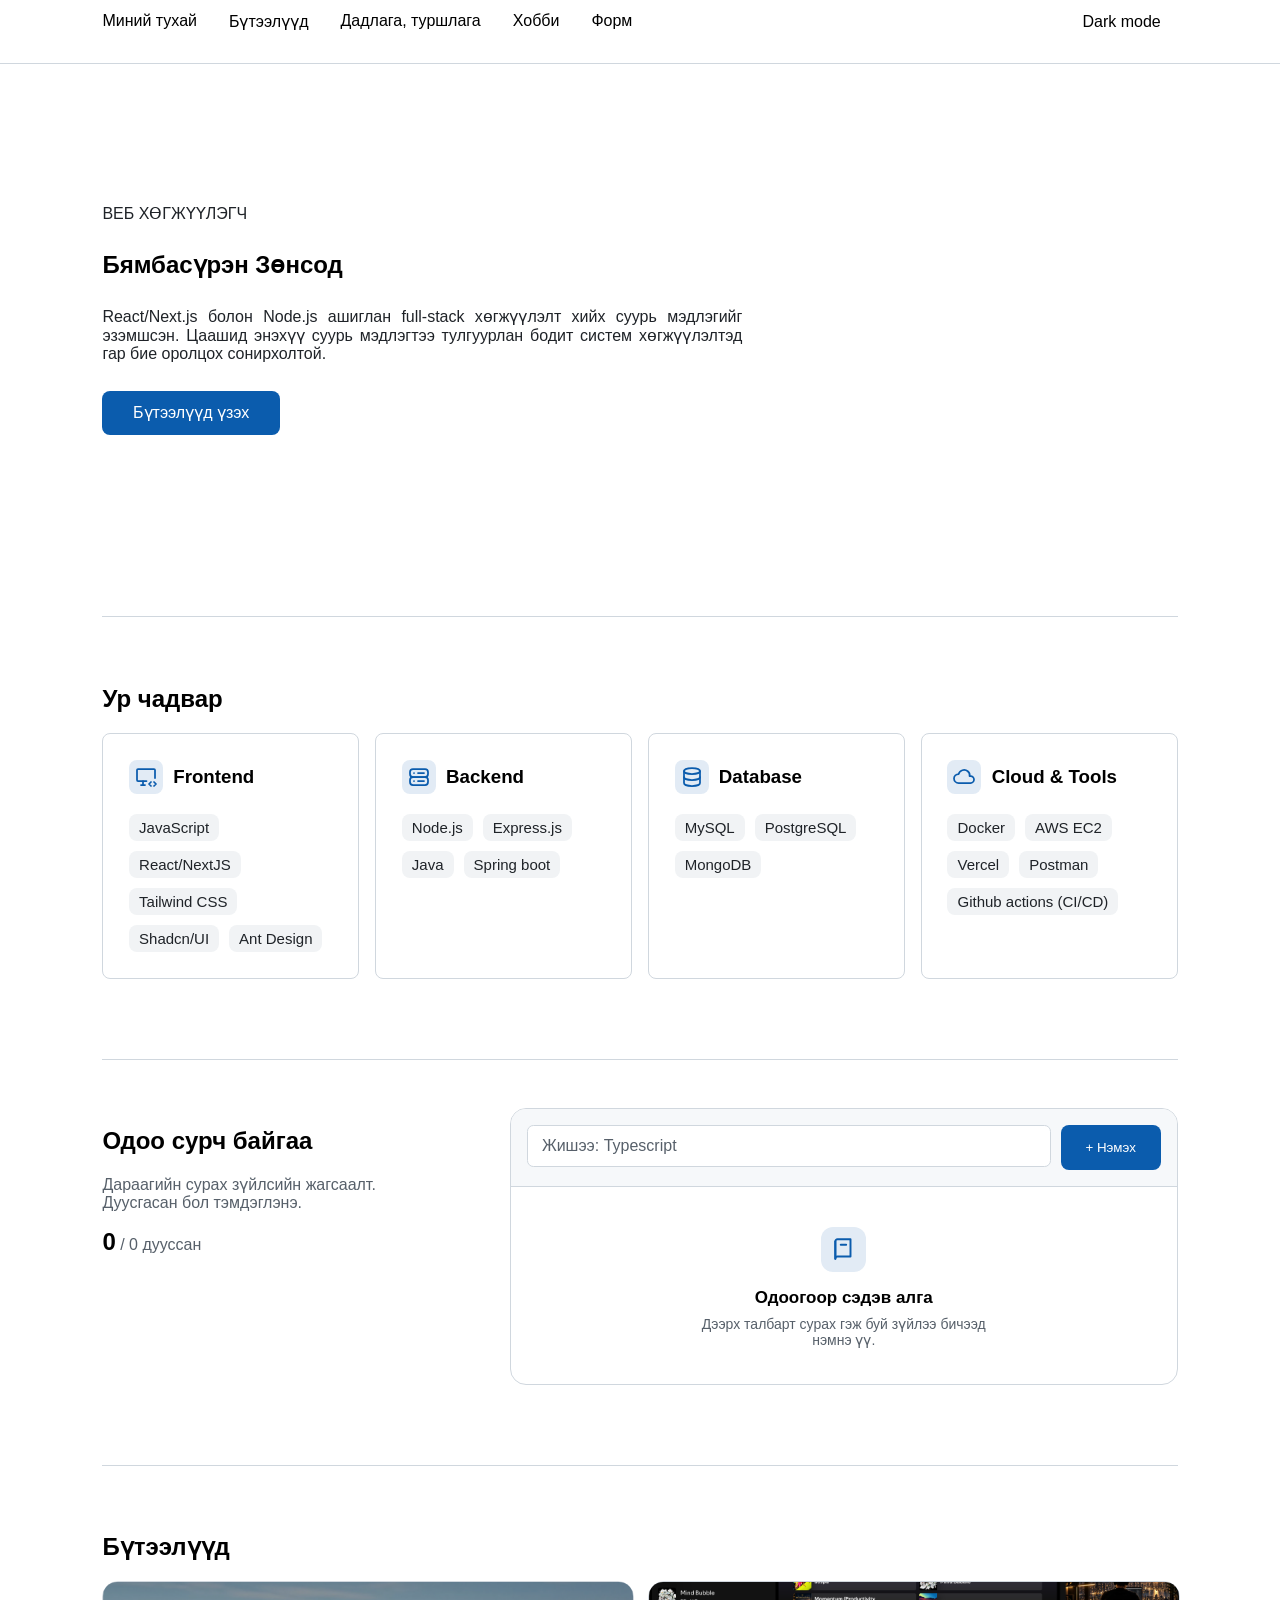
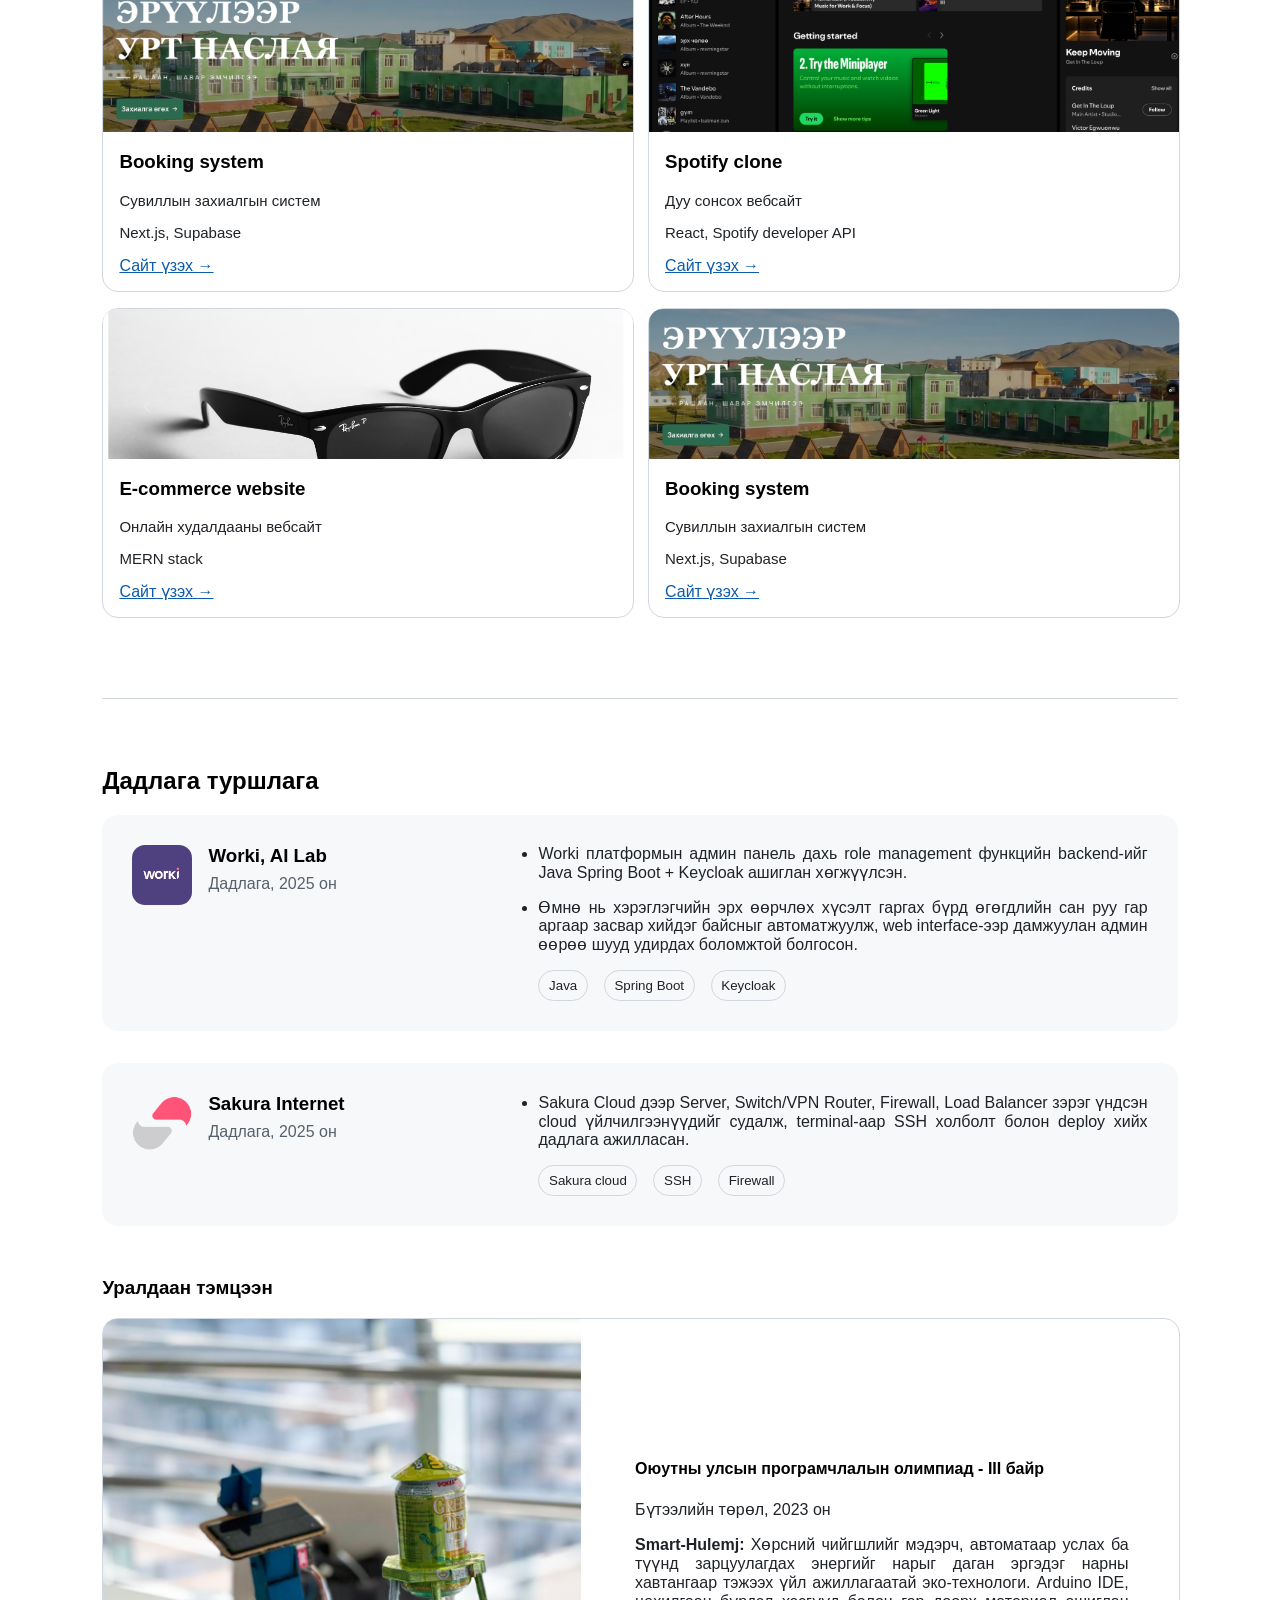
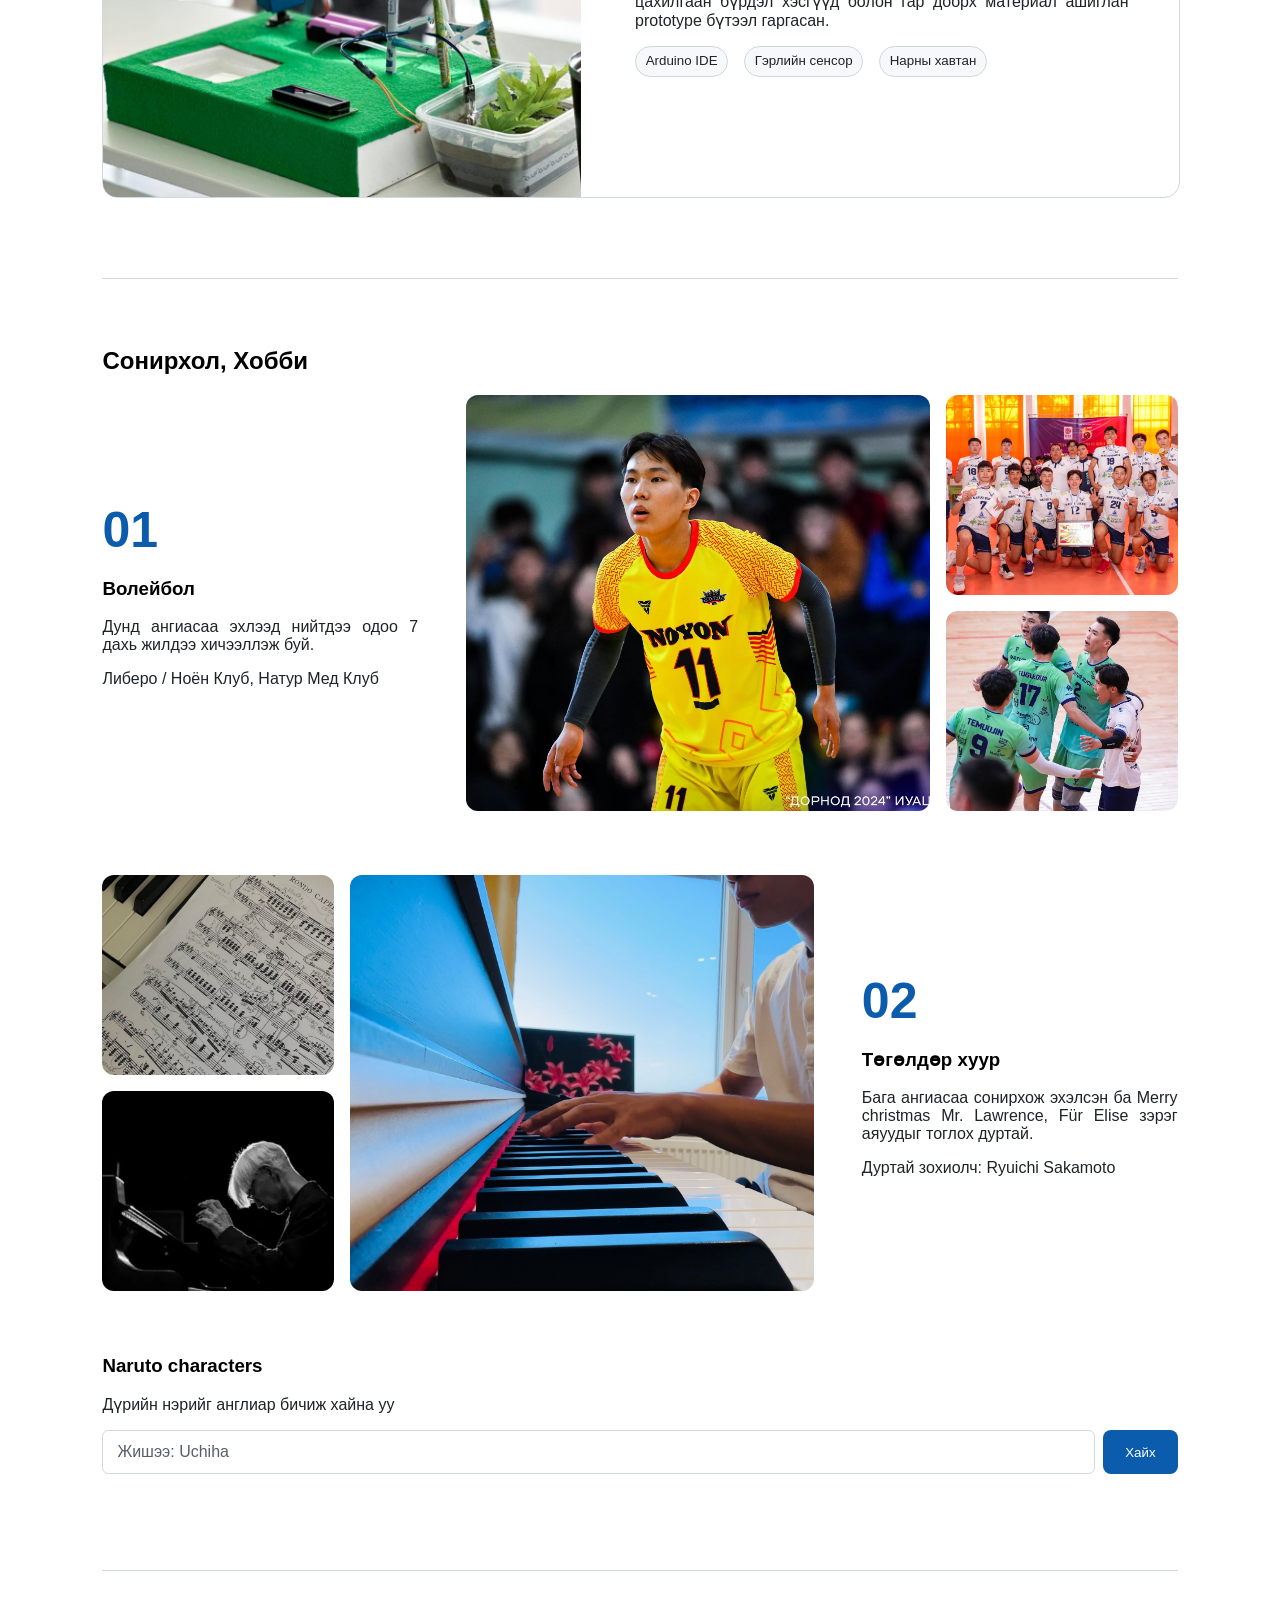
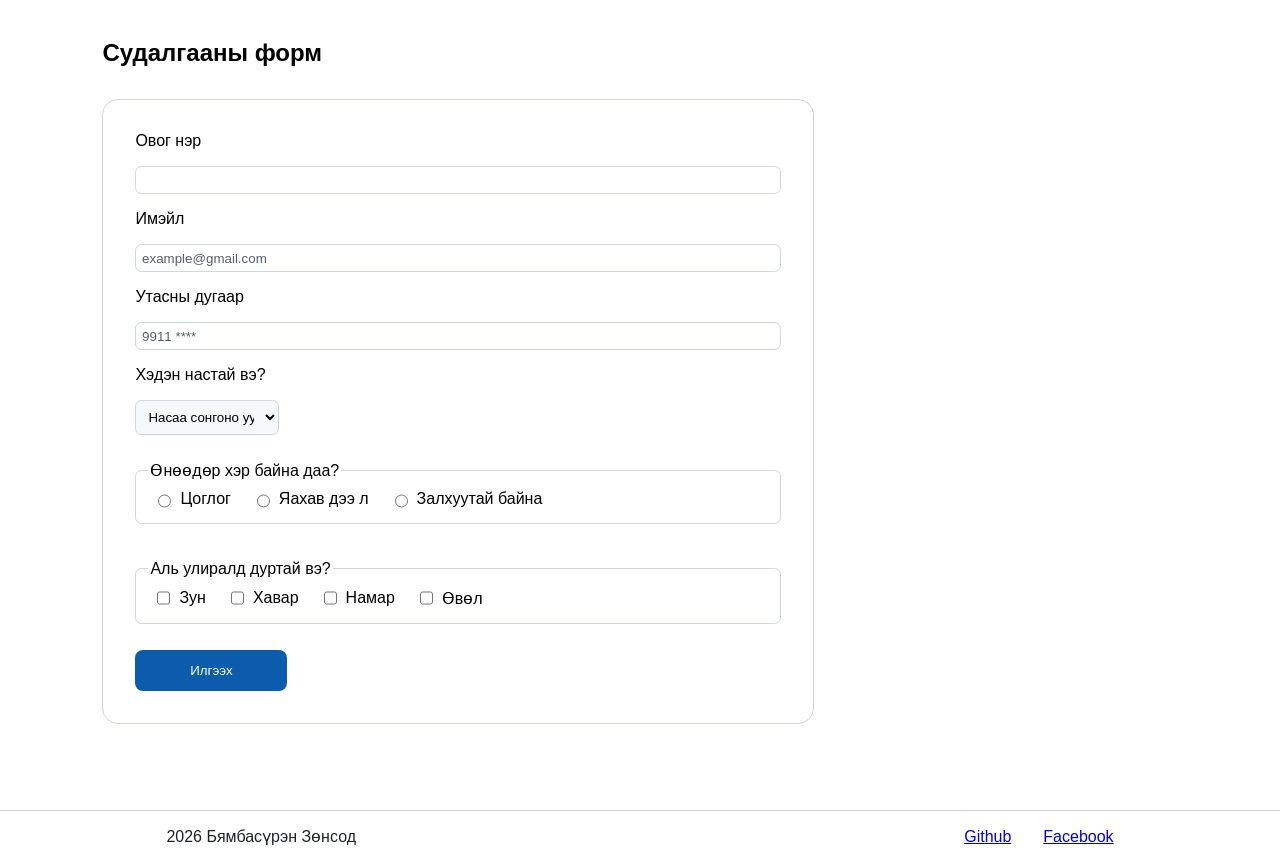
<file: index.html>
<!DOCTYPE html>
<html lang="mn">
<head>
    <meta charset="UTF-8">
    <meta name="viewport" content="width=device-width, initial-scale=1.0">
    <title>Portfolio</title>
    <link rel="stylesheet" href="./styles.css"/>
</head>
<body>
    <header>
        <nav>
            <ul id="navbar">
                <li><a href="#aboutme">Миний тухай</a></li>
                <li class="navbar-extra"><a href="#projects">Бүтээлүүд</a></li>
                <li class="navbar-extra"><a href="#experience">Дадлага, туршлага</a></li>
                <li class="navbar-extra"><a href="#hobby">Хобби</a></li>
                <li class="navbar-extra"><a href="#form">Форм</a></li>
            </ul>
            <button id="theme" onclick="theme()">Dark mode</button>
        </nav>
    </header>
    <main>
        <!-- About me хэсэг -->
        <section id="aboutme">
            <p>ВЕБ ХӨГЖҮҮЛЭГЧ</p>
            <h1>Бямбасүрэн Зөнсод</h1>
            <p>
                React/Next.js болон Node.js ашиглан full-stack хөгжүүлэлт хийх суурь мэдлэгийг эзэмшсэн.
                Цаашид энэхүү суурь мэдлэгтээ тулгуурлан бодит систем хөгжүүлэлтэд гар бие оролцох сонирхолтой.
            </p>
            <a href="#projects" class="button">Бүтээлүүд үзэх</a>
        </section>  
        <!-- Ур чадвар хэсэг -->
        <section id="skills">
            <h2>Ур чадвар</h2>
            <div id="skills-container">
                <div class="skills-content">
                    <h3 class="skills-header">
                        <span class="skill-icon" aria-hidden="true">
                            <svg xmlns="http://www.w3.org/2000/svg" width="24" height="24" viewBox="0 0 24 24" fill="none" stroke="currentColor" stroke-width="1.75" stroke-linecap="round" stroke-linejoin="round" class="icon icon-tabler icons-tabler-outline icon-tabler-device-desktop-code"><path stroke="none" d="M0 0h24v24H0z" fill="none" /><path d="M12.5 16h-8.5a1 1 0 0 1 -1 -1v-10a1 1 0 0 1 1 -1h16a1 1 0 0 1 1 1v8" /><path d="M7 20h4" /><path d="M9 16v4" /><path d="M20 21l2 -2l-2 -2" /><path d="M17 17l-2 2l2 2" />
                            </svg>
                        </span>
                        Frontend
                    </h3>
                    <ul class="content">
                        <li class="skills-item">JavaScript</li>
                        <li class="skills-item">React/NextJS</li>
                        <li class="skills-item">Tailwind CSS</li>
                        <li class="skills-item">Shadcn/UI</li>
                        <li class="skills-item">Ant Design</li>
                    </ul> 
                </div>
                <div class="skills-content">
                    <h3 class="skills-header">
                        <span class="skill-icon" aria-hidden="true">
                            <svg xmlns="http://www.w3.org/2000/svg" width="24" height="24" viewBox="0 0 24 24" fill="none" stroke="currentColor" stroke-width="1.75" stroke-linecap="round" stroke-linejoin="round" class="icon icon-tabler icons-tabler-outline icon-tabler-server-2"><path stroke="none" d="M0 0h24v24H0z" fill="none" /><path d="M3 7a3 3 0 0 1 3 -3h12a3 3 0 0 1 3 3v2a3 3 0 0 1 -3 3h-12a3 3 0 0 1 -3 -3v-2" /><path d="M3 15a3 3 0 0 1 3 -3h12a3 3 0 0 1 3 3v2a3 3 0 0 1 -3 3h-12a3 3 0 0 1 -3 -3l0 -2" /><path d="M7 8l0 .01" /><path d="M7 16l0 .01" /><path d="M11 8h6" /><path d="M11 16h6" /></svg>
                        </span>
                        Backend
                    </h3>
                    <ul class="content">
                        <li class="skills-item">Node.js</li>
                        <li class="skills-item">Express.js</li>
                        <li class="skills-item">Java</li>
                        <li class="skills-item">Spring boot</li>
                    </ul>
                </div>
                <div class="skills-content">
                    <h3 class="skills-header">
                        <span class="skill-icon" aria-hidden="true">
                            <svg xmlns="http://www.w3.org/2000/svg" width="24" height="24" viewBox="0 0 24 24" fill="none" stroke="currentColor" stroke-width="1.75" stroke-linecap="round" stroke-linejoin="round" class="icon icon-tabler icons-tabler-outline icon-tabler-database"><path stroke="none" d="M0 0h24v24H0z" fill="none" /><path d="M4 6a8 3 0 1 0 16 0a8 3 0 1 0 -16 0" /><path d="M4 6v6a8 3 0 0 0 16 0v-6" /><path d="M4 12v6a8 3 0 0 0 16 0v-6" /></svg>                        
                        </span>
                        Database
                    </h3>
                    <ul class="content">
                        <li class="skills-item">MySQL</li>
                        <li class="skills-item">PostgreSQL</li>
                        <li class="skills-item">MongoDB</li>
                    </ul>
                </div>
                <div class="skills-content">
                    <h3 class="skills-header">
                        <span class="skill-icon" aria-hidden="true">
                            <svg xmlns="http://www.w3.org/2000/svg" width="24" height="24" viewBox="0 0 24 24" fill="none" stroke="currentColor" stroke-width="1.75" stroke-linecap="round" stroke-linejoin="round" class="icon icon-tabler icons-tabler-outline icon-tabler-cloud"><path stroke="none" d="M0 0h24v24H0z" fill="none" /><path d="M6.657 18c-2.572 0 -4.657 -2.007 -4.657 -4.483c0 -2.475 2.085 -4.482 4.657 -4.482c.393 -1.762 1.794 -3.2 3.675 -3.773c1.88 -.572 3.956 -.193 5.444 1c1.488 1.19 2.162 3.007 1.77 4.769h.99c1.913 0 3.464 1.56 3.464 3.486c0 1.927 -1.551 3.487 -3.465 3.487h-11.878" /></svg>                        
                        </span>
                        Cloud & Tools
                    </h3>
                    <ul class="content">
                        <li class="skills-item">Docker</li>
                        <li class="skills-item">AWS EC2</li>
                        <li class="skills-item">Vercel</li>
                        <li class="skills-item">Postman</li>
                        <li class="skills-item">Github actions (CI/CD)</li>
                    </ul>
                </div>
            </div>
        </section>

        <!-- Одоо сурч байгаа зүйлс хэсэг -->
        <section id="learning">
            <div class="learning-left">
                <h2>Одоо сурч байгаа</h2>
                <p id="learning-desc">Дараагийн сурах зүйлсийн жагсаалт. Дуусгасан бол тэмдэглэнэ.</p>
                <p><strong id="learn-done">0</strong> / <span id="learn-total">0</span> дууссан</p>
            </div>
            <div class="learning-right">
                <!-- input skills want to learn -->
                <form id="learning-form">
                    <input  id="learning-input" 
                            type="text" 
                            placeholder="Жишээ: Typescript" 
                            autocomplete="off" 
                            maxlength="40"
                            required
                    >
                    <button class="button" type="submit">+ <span>Нэмэх</span></button>
                </form>
                <!-- showing items -->
                <ul id="learn-list">
                </ul>
            </div>
        </section>

        <!-- Бүтээлүүд хэсэг -->
        <section id="projects">
            <h2>Бүтээлүүд</h2>
            <div id="project-content">
                <article>
                    <img class="project-img" src="./img/anandkhujirt.png" alt="Sanatorium booking system">
                    <div class="project-desc">
                        <h3>Booking system</h3>
                        <p>Сувиллын захиалгын систем</p>
                        <p>Next.js, Supabase</p>
                        <a href="https://anandkhujirt.vercel.app/" target="_blank">Сайт үзэх →</a>
                    </div>
                </article>
                <article>
                    <img class="project-img" src="./img/spotify.png" alt="Spotify clone website">
                    <div class="project-desc">
                        <h3>Spotify clone</h3>
                        <p>Дуу сонсох вебсайт</p>
                        <p>React, Spotify developer API</p>
                        <a href="https://shadowify.vercel.app/" target="_blank">Сайт үзэх →</a>
                    </div>
                </article>
                <article>
                    <img class="project-img" src="./img/ecommerce.png" alt="Ecommerce website">
                    <div class="project-desc">
                        <h3>E-commerce website</h3>
                        <p>Онлайн худалдааны вебсайт</p>
                        <p>MERN stack</p>
                        <a href="https://proshop-ecomm.vercel.app/" target="_blank">Сайт үзэх →</a>
                    </div>
                </article>
                <article>
                    <img class="project-img" src="./img/anandkhujirt.png" alt="Sanatorium booking system">
                    <div class="project-desc">
                        <h3>Booking system</h3>
                        <p>Сувиллын захиалгын систем</p>
                        <p>Next.js, Supabase</p>
                        <a href="https://anandkhujirt.vercel.app/" target="_blank">Сайт үзэх →</a>
                    </div>
                </article>
            </div>
        </section>
        <!-- Дадлагын хэсэг -->
        <section id="experience">
            <h2>Дадлага туршлага</h2>
            <div class="experience-container">
                <div class="experience-item">
                    <div class="experience-title"> 
                        <img src="./img/worki.png" alt="Worki Лого">
                        <div>
                            <h3 class="exp-name">Worki, AI Lab</h3>
                            <p class="exp-date">Дадлага, 2025 он</p>
                        </div>
                    </div>
                   <div>
                        <ul class="experience-desc">
                            <li>
                                <p>
                                Worki платформын админ панель дахь role management функцийн backend-ийг Java Spring
                                Boot + Keycloak ашиглан хөгжүүлсэн.
                                </p>
                            </li>
                            <li>
                                <p>
                                Өмнө нь хэрэглэгчийн эрх өөрчлөх хүсэлт гаргах бүрд
                                өгөгдлийн сан руу гар аргаар засвар хийдэг байсныг автоматжуулж, web interface-ээр
                                дамжуулан админ өөрөө шууд удирдах боломжтой болгосон.
                                </p>
                            </li>
                        </ul>
                        <ul class="tags">
                            <li class="tags-item"><small>Java</small></li>
                            <li class="tags-item"><small>Spring Boot</small></li>
                            <li class="tags-item"><small>Keycloak</small></li>
                        </ul>
                    </div>
                </div>
                <div class="experience-item">
                    <div class="experience-title"> 
                        <img src="./img/sakura.png" alt="Sakura Internet Лого">
                        <div>
                            <h3 class="exp-name">Sakura Internet</h3>
                            <p class="exp-date">Дадлага, 2025 он</p>
                        </div>
                    </div>
                    <div>
                        <ul class="experience-desc">
                            <li>
                                <p>
                                Sakura Cloud дээр Server, Switch/VPN Router, Firewall, 
                                Load Balancer зэрэг үндсэн cloud үйлчилгээнүүдийг судалж, 
                                terminal-аар SSH холболт болон deploy хийх дадлага ажилласан.
                                </p>
                            </li>
                        </ul>
                        <ul class="tags">
                            <li class="tags-item"><small>Sakura cloud</small></li>
                            <li class="tags-item"><small>SSH</small></li>
                            <li class="tags-item"><small>Firewall</small></li>
                        </ul>
                    </div>
                </div>
                <div id="awards">
                    <h3>Уралдаан тэмцээн</h3>
                    <div id="awards-content">
                        <div>
                            <img id="awards-img" src="./img/watering-system.jpeg" alt="Хийсэн бүтээлийн зураг">
                        </div>
                        <div id="tailbar">
                            <h4>Оюутны улсын програмчлалын олимпиад - III байр</h4>
                            <p>Бүтээлийн төрөл, 2023 он</p>
                            <p><b>Smart-Hulemj:</b>
                                Хөрсний чийгшлийг мэдэрч, автоматаар услах ба түүнд зарцуулагдах энергийг
                                нарыг даган эргэдэг нарны хавтангаар тэжээх үйл ажиллагаатай эко-технологи. Arduino IDE,
                                цахилгаан бүрдэл хэсгүүд болон гар доорх материал ашиглан prototype бүтээл гаргасан.
                            </p>
                            <ul class="tags">
                                <li class="tags-item"><small>Arduino IDE</small></li>
                                <li class="tags-item"><small>Гэрлийн сенсор</small></li>
                                <li class="tags-item"><small>Нарны хавтан</small></li>
                            </ul>
                        </div>
                    </div>
                </div>
            </div>
        </section>

        <!-- Сонирхол хэсэг -->
        <section id="hobby">
            <h2>Сонирхол, Хобби</h2>
            <div class="hobby-volleyball">
                <div class="volleyball-desc">
                    <p class="number">01</p>
                    <h3>Волейбол</h3>
                    <p>Дунд ангиасаа эхлээд нийтдээ одоо 7 дахь жилдээ хичээллэж буй.</p>
                    <p>Либеро / Ноён Клуб, Натур Мед Клуб</p>
                </div>
                <img class="hobby-img-main" src="./img/voll1.jpeg" alt="Тэмцээний зураг">
                <img class="hobby-img" src="./img/voll2.jpeg" alt="Багийн зураг">
                <img class="hobby-img" src="./img/voll3.jpeg" alt="Тоглолтын агшин">
            </div>
            <div class="hobby-piano">
                <div class="piano-desc">
                    <p class="number">02</p>
                    <h3>Төгөлдөр хуур</h3>
                    <p>Бага ангиасаа сонирхож эхэлсэн ба Merry christmas Mr. Lawrence, Für Elise зэрэг аяуудыг тоглох дуртай.</p>
                    <p>Дуртай зохиолч: Ryuichi Sakamoto</p>
                </div>
                <img class="hobby-img-main" src="./img/me.jpeg" alt="Өөрийн зураг">
                <img class="hobby-img" src="./img/notes.jpeg" alt="Хөгжмийн нот">
                <img class="hobby-img" src="./img/pianist.jpeg" alt="Ryuichi sakamoto зураг">
            </div>
            <div id="naruto">
                <h3>Naruto characters</h3>
                <p>Дүрийн нэрийг англиар бичиж хайна уу</p>
                <form id="naruto-form">
                    <label for="char-name"><input id="char-name" type="text" placeholder="Жишээ: Uchiha" required></label>
                    <button class="button">Хайх</button>
                </form>
                <p id="naruto-status" role="status"></p>
                <div id="naruto-state"></div>
                <ul id="naruto-list"></ul>
                

            </div>
        </section>

        <!-- Form хэсэг -->
        <section id="form">
            <h2>
                Судалгааны форм
            </h2>
            <form class="form">
                <label for="name">Овог нэр</label>
                <input type="text" id="name" name="name" pattern="[A-Za-zА-Яа-яӨөҮүЁё ]+" required>
                
                <label for="email">Имэйл</label>
                <input type="email" id="email" name="email" placeholder=" example@gmail.com" required>

                <label for="phone">Утасны дугаар</label>
                <input type="tel" id="phone" name="phone" pattern="[0-9]{8}" placeholder=" 9911 ****" required>

                <label for="age">Хэдэн настай вэ?</label>
                <select id="age" name="age" required>
                    <option value="">Насаа сонгоно уу</option>
                    <option value="young">20-с доош</option>
                    <option value="middle">20~40 нас</option>
                    <option value="old">40+ нас</option>
                </select>

                <fieldset>
                    <legend>Өнөөдөр хэр байна даа?</legend>
                    <div class="form-radio">
                        
                        <label for="status1" ><input type="radio" id="status1" name="status" value="good" required>Цоглог</label>
                        
                        
                        <label for="status2"><input type="radio" id="status2" name="status" value="normal" required>Яахав дээ л</label>
                        
                        
                        <label for="status3"><input type="radio" id="status3" name="status" value="tired" required>Залхуутай байна</label>
                    </div>
                </fieldset>
                <fieldset>
                    <legend>Аль улиралд дуртай вэ?</legend>
                    <div class="form-radio">
                        
                        <label for="season1"><input type="checkbox" id="season1" name="season" value="summer">Зун</label>
                        
                        
                        <label for="season2"><input type="checkbox" id="season2" name="season" value="spring">Хавар</label>
                        
                        
                        <label for="season3"><input type="checkbox" id="season3" name="season" value="autumn">Намар</label>
                        
                        
                        <label for="season4"><input type="checkbox" id="season4" name="season" value="winter">Өвөл</label>
                    </div>
                </fieldset>

                <button class="button" type="submit">Илгээх</button>
            </form>
        </section>
    </main>
    <footer>
        <p>2026 Бямбасүрэн Зөнсод</p>
        <div id="footer-link">
            <a href="https://github.com/Zunsod" target="_blank">Github</a>
            <a href="https://www.facebook.com/profile.php?id=61588449451426" target="_blank">Facebook</a>
        </div> 
    </footer>
    <script src="./script.js"></script>
</body>
</html>
</file>
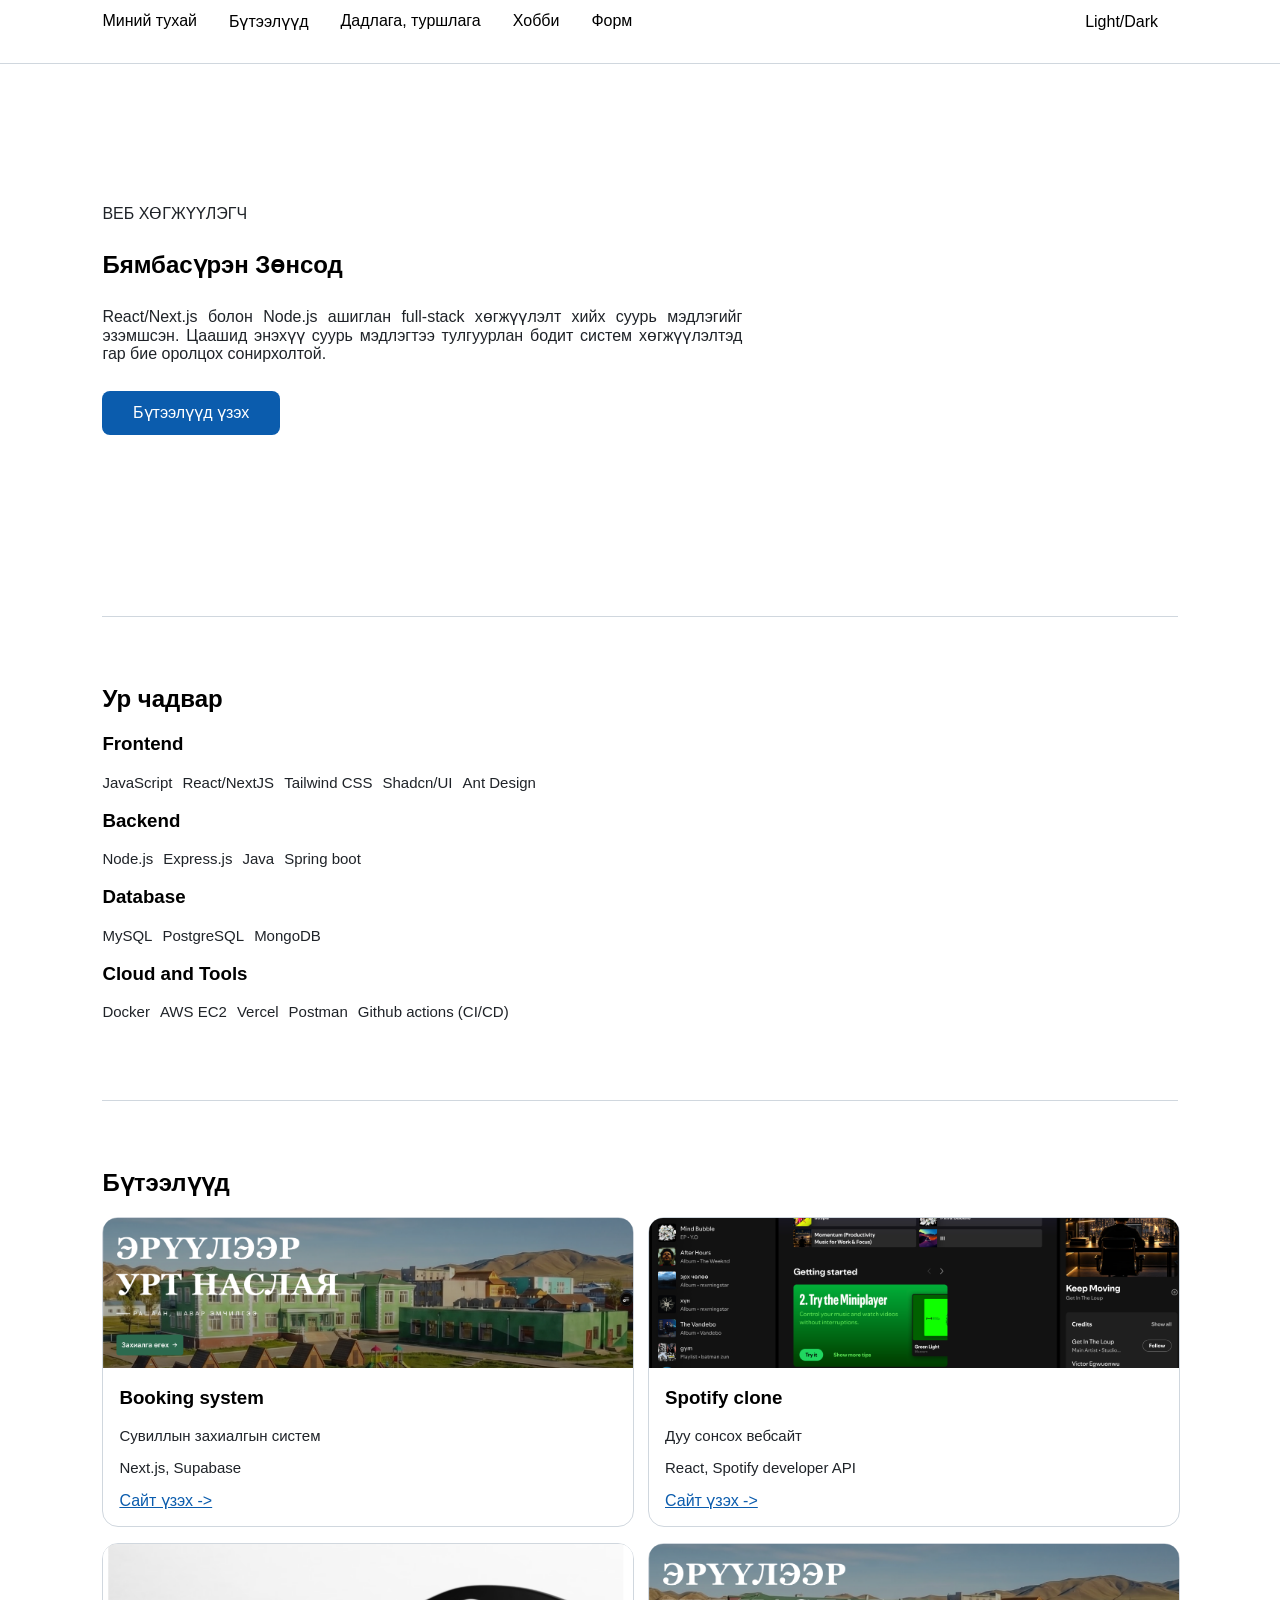
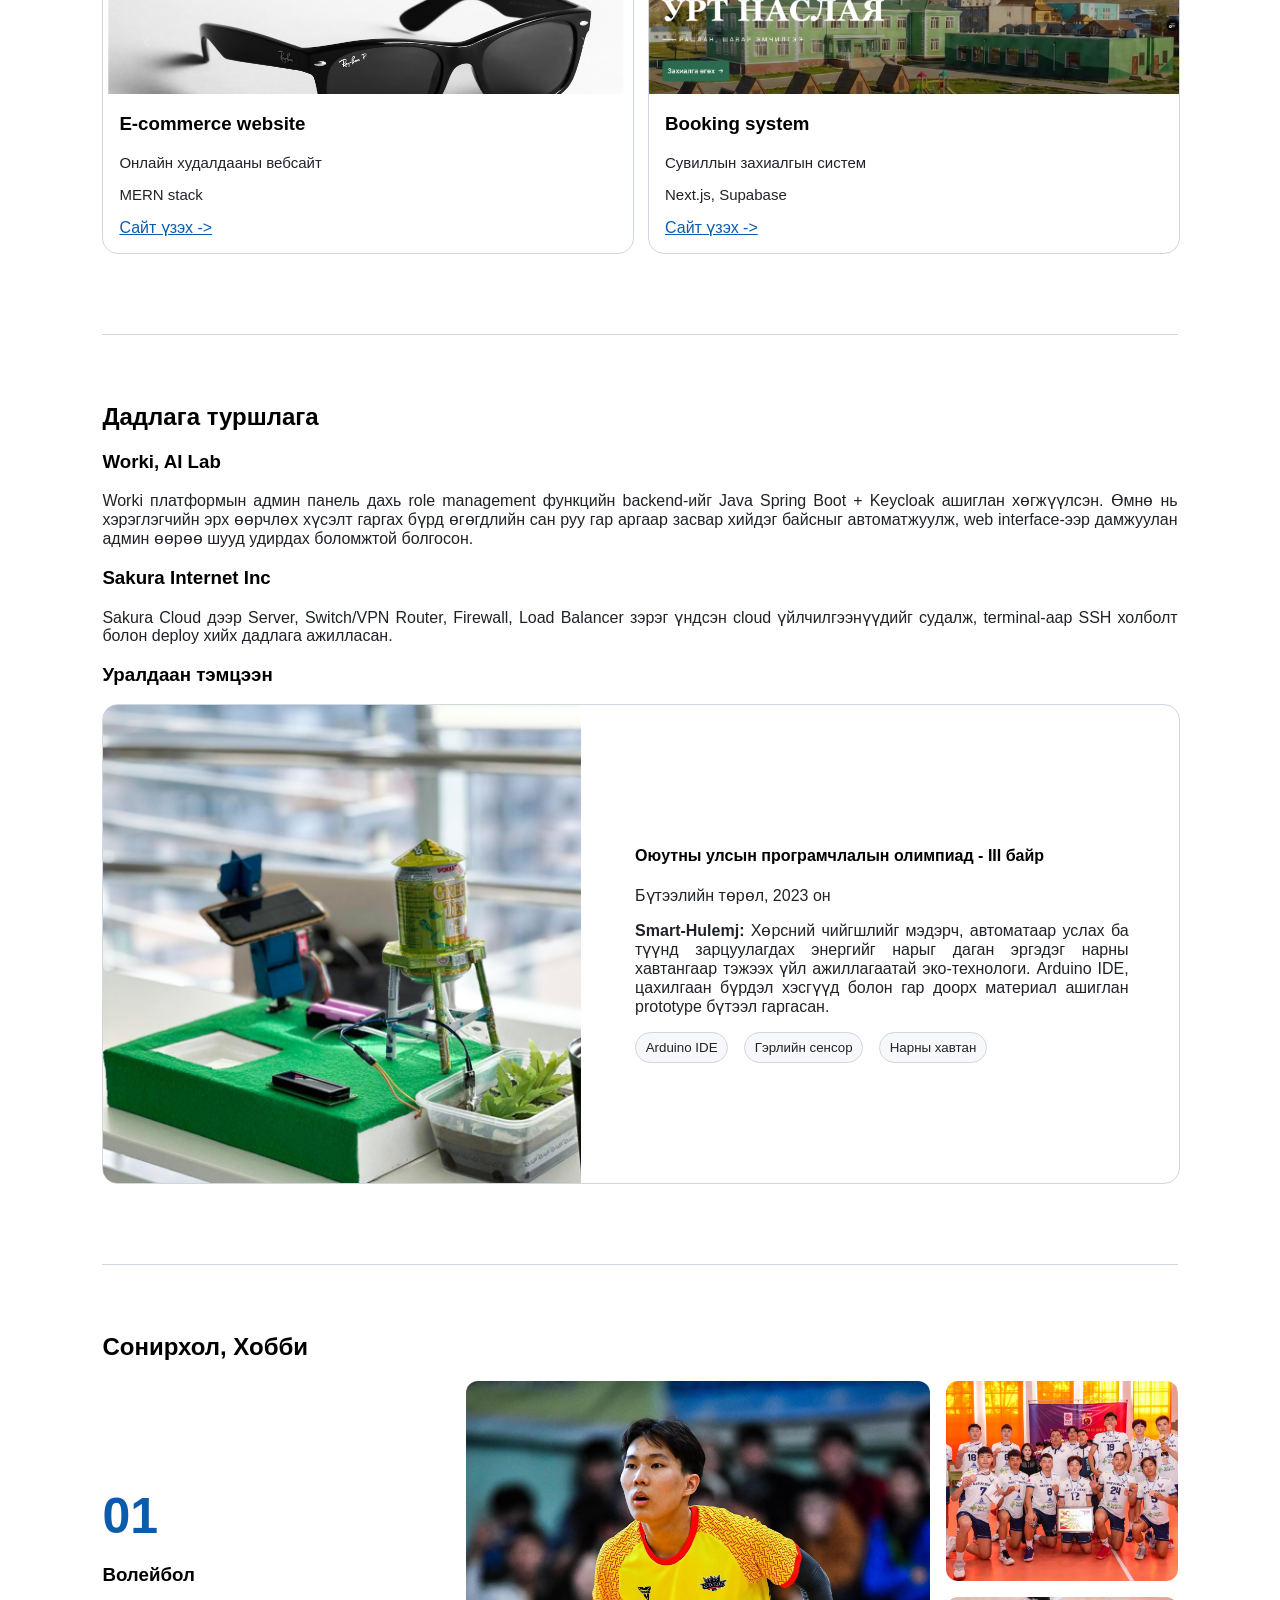
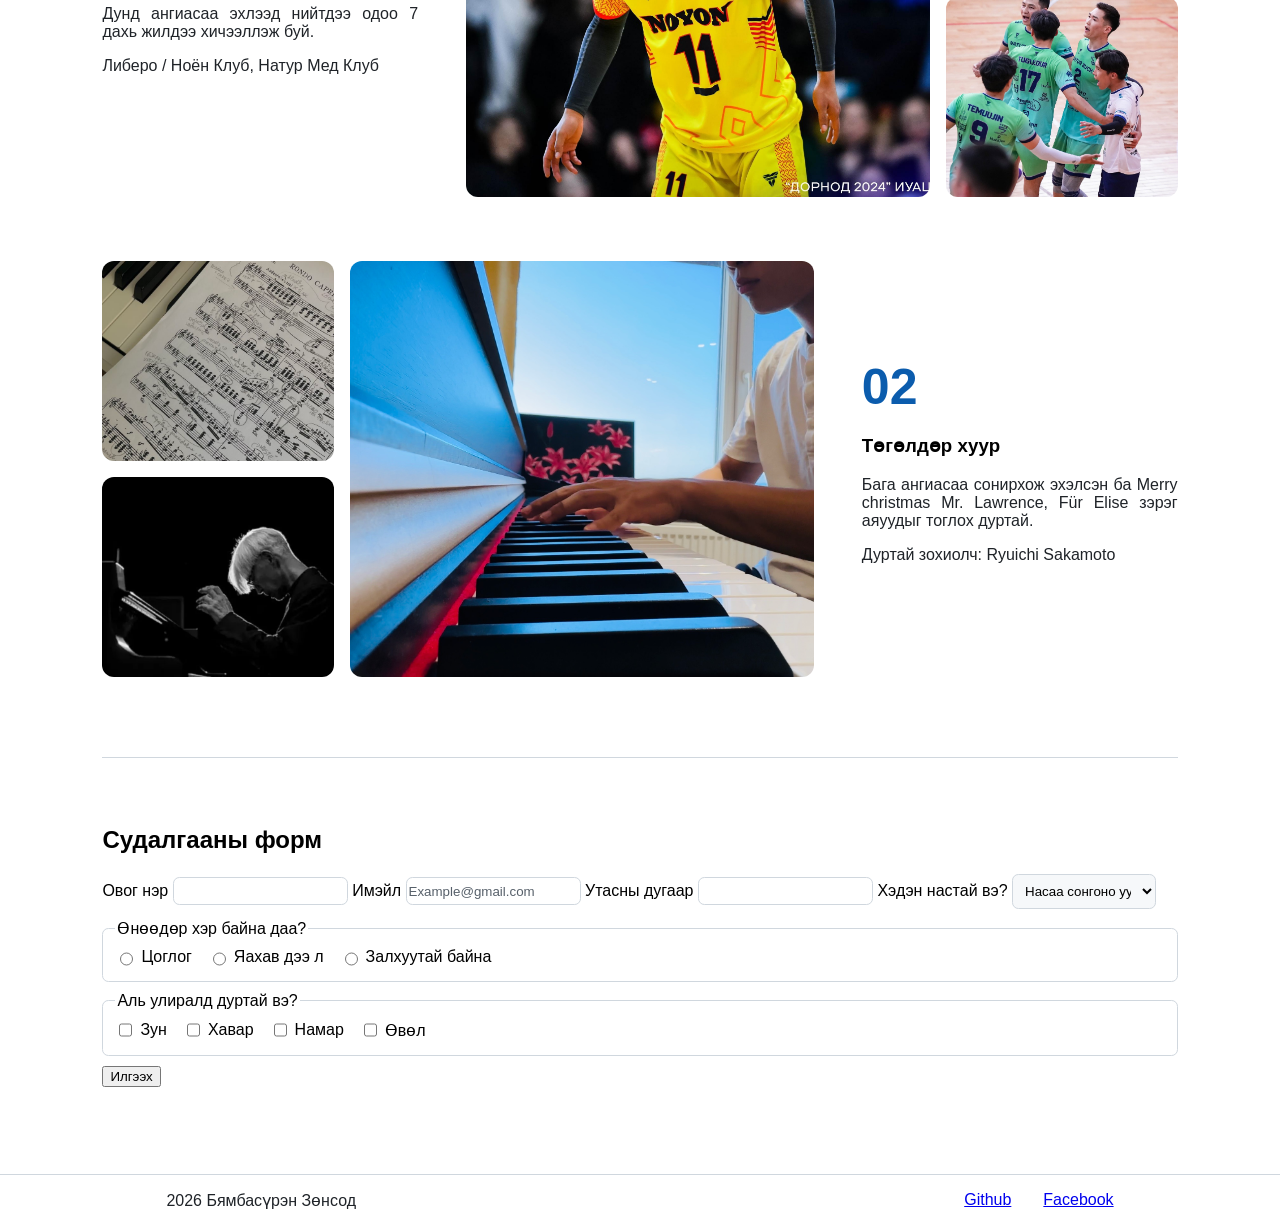
<file: index copy.html>
<!DOCTYPE html>
<html lang="mn">
<head>
    <meta charset="UTF-8">
    <meta name="viewport" content="width=device-width, initial-scale=1.0">
    <title>Portfolio</title>
    <link rel="stylesheet" href="./styles.css"/>
</head>
<body>
    <header>
        <nav>
            <ul id="navbar">
                <li><a href="#aboutme">Миний тухай</a></li>
                <li class="navbar-extra"><a href="#projects">Бүтээлүүд</a></li>
                <li class="navbar-extra"><a href="#experience">Дадлага, туршлага</a></li>
                <li class="navbar-extra"><a href="#hobby">Хобби</a></li>
                <li class="navbar-extra"><a href="#form">Форм</a></li>
            </ul>
            <button id="theme" onclick="theme()">Light/Dark</button>
        </nav>
    </header>
    <main>
        <!-- About me хэсэг -->
        <section id="aboutme">
            <p>ВЕБ ХӨГЖҮҮЛЭГЧ</p>
            <h1>Бямбасүрэн Зөнсод</h1>
            <p>
                React/Next.js болон Node.js ашиглан full-stack хөгжүүлэлт хийх суурь мэдлэгийг эзэмшсэн.
                Цаашид энэхүү суурь мэдлэгтээ тулгуурлан бодит систем хөгжүүлэлтэд гар бие оролцох сонирхолтой.
            </p>
            <a href="#projects" class="button">Бүтээлүүд үзэх</a>
        </section>  
        <!-- Ур чадвар хэсэг -->
        <section id="skills">
            <h2>Ур чадвар</h2>
            <div id="skills-content">
                <div>
                    <h3>Frontend</h3>
                    <ul class="content">
                        <li>JavaScript</li>
                        <li>React/NextJS</li>
                        <li>Tailwind CSS</li>
                        <li>Shadcn/UI</li>
                        <li>Ant Design</li>
                    </ul> 
                </div>
                <div>
                    <h3>Backend</h3>
                    <ul class="content">
                        <li>Node.js</li>
                        <li>Express.js</li>
                        <li>Java</li>
                        <li>Spring boot</li>
                    </ul>
                </div>
                <div>
                    <h3>Database</h3>
                    <ul class="content">
                        <li>MySQL</li>
                        <li>PostgreSQL</li>
                        <li>MongoDB</li>
                    </ul>
                </div>
                <div>
                    <h3>Cloud and Tools</h3>
                    <ul class="content">
                        <li>Docker</li>
                        <li>AWS EC2</li>
                        <li>Vercel</li>
                        <li>Postman</li>
                        <li>Github actions (CI/CD)</li>
                    </ul>
                </div>
            </div>
        </section>
        <!-- Бүтээлүүд хэсэг -->
        <section id="projects">
            <h2>Бүтээлүүд</h2>
            <div id="project-content">
                <article>
                    <img class="project-img" src="./img/anandkhujirt.png" alt="Sanatorium booking system">
                    <div class="project-desc">
                        <h3>Booking system</h3>
                        <p>Сувиллын захиалгын систем</p>
                        <p>Next.js, Supabase</p>
                        <a href="https://anandkhujirt.vercel.app/" target="_blank">Сайт үзэх -></a>
                    </div>
                </article>
                <article>
                    <img class="project-img" src="./img/spotify.png" alt="Spotify clone website">
                    <div class="project-desc">
                        <h3>Spotify clone</h3>
                        <p>Дуу сонсох вебсайт</p>
                        <p>React, Spotify developer API</p>
                        <a href="https://shadowify.vercel.app/" target="_blank">Сайт үзэх -></a>
                    </div>
                </article>
                <article>
                    <img class="project-img" src="./img/ecommerce.png" alt="Ecommerce website">
                    <div class="project-desc">
                        <h3>E-commerce website</h3>
                        <p>Онлайн худалдааны вебсайт</p>
                        <p>MERN stack</p>
                        <a href="https://proshop-ecomm.vercel.app/" target="_blank">Сайт үзэх -></a>
                    </div>
                </article>
                <article>
                    <img class="project-img" src="./img/anandkhujirt.png" alt="Sanatorium booking system">
                    <div class="project-desc">
                        <h3>Booking system</h3>
                        <p>Сувиллын захиалгын систем</p>
                        <p>Next.js, Supabase</p>
                        <a href="https://anandkhujirt.vercel.app/" target="_blank">Сайт үзэх -></a>
                    </div>
                </article>
            </div>
        </section>
        <!-- Дадлагын хэсэг -->
        <section id="experience">
            <h2>Дадлага туршлага</h2>
            <div>
                <h3>Worki, AI Lab</h3>
                <p>
                    Worki платформын админ панель дахь role management функцийн backend-ийг Java Spring
                    Boot + Keycloak ашиглан хөгжүүлсэн. Өмнө нь хэрэглэгчийн эрх өөрчлөх хүсэлт гаргах бүрд
                    өгөгдлийн сан руу гар аргаар засвар хийдэг байсныг автоматжуулж, web interface-ээр
                    дамжуулан админ өөрөө шууд удирдах боломжтой болгосон.
                </p>
                <h3>Sakura Internet Inc</h3>
                <p>
                    Sakura Cloud дээр Server, Switch/VPN Router, Firewall, Load Balancer зэрэг үндсэн cloud
                    үйлчилгээнүүдийг судалж, terminal-аар SSH холболт болон deploy хийх дадлага ажилласан.
                </p>
                <div id="awards">
                    <h3>Уралдаан тэмцээн</h3>
                    <div id="awards-content">
                        <div>
                            <img id="awards-img" src="./img/watering-system.jpeg" alt="Хийсэн бүтээлийн зураг">
                        </div>
                        <div id="tailbar">
                            <h4>Оюутны улсын програмчлалын олимпиад - III байр</h4>
                            <p>Бүтээлийн төрөл, 2023 он</p>
                            <p><b>Smart-Hulemj:</b>
                                Хөрсний чийгшлийг мэдэрч, автоматаар услах ба түүнд зарцуулагдах энергийг
                                нарыг даган эргэдэг нарны хавтангаар тэжээх үйл ажиллагаатай эко-технологи. Arduino IDE,
                                цахилгаан бүрдэл хэсгүүд болон гар доорх материал ашиглан prototype бүтээл гаргасан.
                            </p>
                            <ul class="tags">
                                <li class="tags-item"><small>Arduino IDE</small></li>
                                <li class="tags-item"><small>Гэрлийн сенсор</small></li>
                                <li class="tags-item"><small>Нарны хавтан</small></li>
                            </ul>
                        </div>
                    </div>
                </div>
            </div>
        </section>

        <!-- Сонирхол хэсэг -->
        <section id="hobby">
            <h2>Сонирхол, Хобби</h2>
            <div class="hobby-volleyball">
                <div class="volleyball-desc">
                    <p class="number">01</p>
                    <h3>Волейбол</h3>
                    <p>Дунд ангиасаа эхлээд нийтдээ одоо 7 дахь жилдээ хичээллэж буй.</p>
                    <p>Либеро / Ноён Клуб, Натур Мед Клуб</p>
                </div>
                <img class="hobby-img-main" src="./img/voll1.jpeg" alt="Тэмцээний зураг">
                <img class="hobby-img" src="./img/voll2.jpeg" alt="Багийн зураг">
                <img class="hobby-img" src="./img/voll3.jpeg" alt="Тоглолтын агшин">
            </div>
            <div class="hobby-piano">
                <div class="piano-desc">
                    <p class="number">02</p>
                    <h3>Төгөлдөр хуур</h3>
                    <p>Бага ангиасаа сонирхож эхэлсэн ба Merry christmas Mr. Lawrence, Für Elise зэрэг аяуудыг тоглох дуртай.</p>
                    <p>Дуртай зохиолч: Ryuichi Sakamoto</p>
                </div>
                <img class="hobby-img-main" src="./img/me.jpeg" alt="Өөрийн зураг">
                <img class="hobby-img" src="./img/notes.jpeg" alt="Хөгжмийн нот">
                <img class="hobby-img" src="./img/pianist.jpeg" alt="Ryuichi sakamoto зураг">
            </div>
        </section>

        <!-- Form хэсэг -->
        <section id="form">
            <h2>
                Судалгааны форм
            </h2>
            <form>
                <label for="name">Овог нэр</label>
                <input type="text" id="name" name="name" pattern="[A-Za-zА-Яа-яӨөҮүЁё ]+" required>

                <label for="email">Имэйл</label>
                <input type="email" id="email" name="email" placeholder="Example@gmail.com" required>

                <label for="phone">Утасны дугаар</label>
                <input type="tel" id="phone" name="phone" pattern="[0-9]{8}" required>

                <label for="age">Хэдэн настай вэ?</label>
                <select id="age" name="age" required>
                    <option value="">Насаа сонгоно уу</option>
                    <option value="young">20-с доош</option>
                    <option value="middle">20~40 нас</option>
                    <option value="old">40+ нас</option>
                </select>

                <fieldset>
                    <legend>Өнөөдөр хэр байна даа?</legend>
                    <div class="form-radio">
                        <input type="radio" id="status1" name="status" value="good" required>
                        <label for="status1" >Цоглог</label>
                        
                        <input type="radio" id="status2" name="status" value="normal" required>
                        <label for="status2">Яахав дээ л</label>
                        
                        <input type="radio" id="status3" name="status" value="tired" required>
                        <label for="status3">Залхуутай байна</label>
                    </div>
                </fieldset>
                <fieldset>
                    <legend>Аль улиралд дуртай вэ?</legend>
                    <div class="form-radio">
                        <input type="checkbox" id="season1" name="season" value="summer">
                        <label for="season1">Зун</label>
                        
                        <input type="checkbox" id="season2" name="season" value="spring">
                        <label for="season2">Хавар</label>
                        
                        <input type="checkbox" id="season3" name="season" value="autumn">
                        <label for="season3">Намар</label>
                        
                        <input type="checkbox" id="season4" name="season" value="winter">
                        <label for="season4">Өвөл</label>
                    </div>
                </fieldset>

                <button type="submit">Илгээх</button>
            </form>
        </section>
    </main>
    <footer>
        <p>2026 Бямбасүрэн Зөнсод</p>
        <div id="footer-link">
            <a href="https://github.com/Zunsod" target="_blank">Github</a>
            <a href="https://www.facebook.com/profile.php?id=61588449451426" target="_blank">Facebook</a>
        </div> 
    </footer>
    <script>
        function theme(){
            let element = document.body;
            element.classList.toggle("dark-mode");
        }
    </script>
</body>
</html>
</file>
<file: styles.css>
:root{
    --color-bg: white;
    --color-bg-mute: #f6f8fa;
    --color-text: black;
    --color-border: #d0d7de;
    --color-text-bg-mute: #F1F3F5;
    --color-text-carcoal: #1F2328;
    --color-text-grey: #57606A;
    --color-accent: #0b5cad; 
    --color-icon: #e2ebf5;
    --color-bg-form: white;
}
.dark-mode{
    --color-bg: #0d1117;
    --color-bg-mute: #161b22;
    --color-text-bg-mute: #21262d;
    --color-text: #e6edf3;
    --color-text-carcoal: #e6edf3;
    --color-text-grey: #8b949e;
    --color-border: #30363d;
    --color-accent: #58a6ff;
    --color-icon: #1b2a3d;
    --color-bg-form: #161b22;
}
body{
    font-family: Arial, sans-serif;
    font-size: 1rem;
    margin: 0;
    background-color: var(--color-bg);
    color: var(--color-text);
}
ul , li {
    margin: 0;
    padding: 0;
    text-align: justify;
    color: var(--color-text-carcoal);
}
p{
    color: var(--color-text-carcoal);
    text-align: justify;
}
button{
    cursor: pointer;
}
header{
    position: fixed;
    top: 0;
    left: 0;
    right: 0;
    height: 7%;
    border-bottom: solid 1px var(--color-border);
    background-color: var(--color-bg);
    flex-wrap: wrap;
}
nav{
    display: flex;
    /* flex: 1; */
    margin: 0 13% 0 13%;
    align-items: center;
    justify-content: space-between;
    /* background-color: var(--color-bg); */
    color: var(--color-text);
    /* border-bottom: solid 1px var(--color-border); */
    list-style: none;
    color: var(--color-bg);
}
nav a{
    text-decoration: none;
    color: var(--color-text);
}


#theme{
    background: none;
    color: var(--color-text);
    font-size: inherit;
    font-family: inherit;
    border: none;
    width: 7rem;
    padding: 0.8rem;
    border-radius: 0.5rem;
    cursor: pointer;
}
#theme:hover{
    color: var(--color-accent);
}
#navbar{
    display: flex;
    padding: 0;
    gap: 2rem;
    list-style: none;
}

#navbar a:hover{
    color: var(--color-accent);
}
main{
    display: flex;
    flex-direction: column;
    gap: 2rem;
    margin-left: 10%;
    margin-right: 10%;
    padding: 3%;
}
section{
    border-top: solid 1px var(--color-border);
    padding-top: 3rem;
    margin-bottom: 3rem;
}
#tailbar{
    margin-right: 50px;
}
.button{
    background-color: var(--color-accent);
    text-align: center;
    text-decoration: none;
    color: white;
    border: none;
    width: 9.5rem;
    padding: 0.8rem;
    border-radius: 0.5rem;
}
.tags{
    list-style: none;
    display: flex;
    margin-top: 1rem;
    gap: 1rem;
    padding: 0;
    color: var(--color-text);
}
.tags-item{
    width: fit-content;
    padding: 0.3rem 0.6rem 0.4rem 0.6rem;
    background-color: var(--color-bg-mute);
    color: var(--color-text-carcoal);
    border: solid 1px var(--color-border);
    border-radius: 2rem;
    align-self: flex-start;
}
/* aboutme */
#aboutme{
    display: flex;
    flex-direction: column;
    justify-content: center;
    gap: 0.75rem;
    height: 50vh;
    width: 50vw;
    border: none;
}
#aboutme h1 {
    margin: 0;
}
#aboutme p {
    margin-bottom: 1rem;
}
/* skills section */

#skills-container{
    display: grid;
    grid-template-columns: repeat(auto-fit, minmax( 220px, 1fr));
    gap: 16px;
}
.skills-content{
    display: flex;
    flex-direction: column;
    padding: 10%;
    border: 1px solid var(--color-border);
    border-radius: 0.5rem;
    gap: 20px;
}
.skills-header{
    display: flex;
    margin: 0;
    align-items: center;
    gap: 5%;
}
.skill-icon{
    display: flex;
    align-self: center;
    padding: 5px;
    border-radius: 8px;
    background-color: var(--color-icon);
    color: var(--color-accent);
}
.skills-item{
    width: fit-content;
    background-color: var(--color-text-bg-mute);
    color: var(--color-text-carcoal);
    border-radius: 8px;
    padding: 5px 10px 5px 10px;
}
.content{
    display: flex;
    flex-wrap: wrap;
    padding: 0;
    font-size: 15px;
    list-style: none;
    gap: 10px;
}
/* learning section */
#learning{
    display: flex;
    flex-wrap: wrap;
    justify-content: space-between;
    align-items: flex-start;
    gap: 10%;
}
.learning-left{
    width: 300px;
}
.learning-left p{
    text-align: left;
    color: var(--color-text-grey);
}
.learning-right{
    display: flex;
    flex-direction: column;
    flex: 1;
    border: solid 1px var(--color-border);
    border-radius: 1rem;
    overflow: hidden;
}
#learning-form{
    display: flex;
    background-color: var(--color-bg-mute);
    padding: 1rem;
    border-bottom: 1px solid var(--color-border);
    gap: 10px;
}
#learning-form button{
    width: 100px;
    height: 45px;
}
#learning-input{
    flex: 1;
    height: 40px;
    padding: 0 14px; 
    color: var(--color-text);
    font: inherit;   
}
#learning-input:hover{
    border-color: var(--color-accent);
}
#learning-input:focus {
  outline: none;
}
#learning-input::placeholder{
    color: var(--color-text-grey);
}
.learn-item{
    display: flex;
    align-items: center;
    height: 3rem;
    gap: 10px;
    padding: 0 18px;
    border-bottom: 1px solid var(--color-border);
}
.learn-item:hover{
    background-color: var(--color-text-bg-mute);
}
.learn-item:last-child{
    border-bottom: none;
}
#learn-done{
    font-size: 1.5rem;
    color: var(--color-text);
}
.learn-check{
    width: 16px;               
    height: 16px;
}
.learn-text{
    flex: 1;
    display: flex;
    align-items: center;
    padding: 14px 0;
    cursor: pointer;
    overflow: hidden;
}
.learn-update{
     background-color: transparent;
     color: var(--color-border);
     border: none;
}
.learn-update:hover{
    color: var(--color-accent);
}
.learn-edit{
    flex: 1;
    min-width: 0;
    height: 2rem;
    padding: 0 8px;
    font: inherit;
    color: var(--color-text);
    border: 1px solid var(--color-accent);
    border-radius: 0.4rem;
}
.learn-delete{
    background-color: transparent;
    color: var(--color-border);
    border: none;
}
.learn-delete:hover{
    color: #d1434b;
}
.learning-desc{
    text-align: left;
}
.learn-check:checked + .learn-text{
    text-decoration: line-through;
    color: var(--color-text-grey);
}
.learn-empty {
  display: flex;
  flex-direction: column;
  align-items: center;
  gap: 8px;
  padding: 40px 24px 36px;
  text-align: center;
  border-bottom: none;          /* .learn-item-ийн зураасыг авна */
}
.learn-empty p {
  margin: 0;
  max-width: 320px;
  font-size: 14px;
  color: var(--color-text-grey);
  text-align: center;           /* глобал p { text-align: justify }-ийг дарна */
}
.learn-empty .learn-empty-title {
  font-size: 17px;
  font-weight: 600;
  color: var(--color-text);
}

.learn-empty-icon {
  display: flex;
  align-items: center;
  justify-content: center;
  width: 45px;
  height: 45px;
  margin-bottom: 8px;
  border-radius: 12px;
  background-color: var(--color-icon);
  color: var(--color-accent);
}

#learn-list{
    max-height: calc(3rem * 8);
    overflow-y: auto;
}

/* experience section */
.experience-container{
    display: flex;
    flex-direction: column;
    gap: 2rem;
}
.experience-item{
    display: grid;
    grid-template-columns: 1fr 1.5fr;
    background-color: var(--color-bg-mute);
    padding: 30px;
    border-radius: 1rem;
}
.experience-title{
    display: flex;
    gap: 1rem;
}
.exp-name{
    margin: 0;
}
.exp-date{
    margin: 8px 0 8px 0;
    color: var(--color-text-grey);
    font-weight: lighter;
}
.experience-title img{
    display: flex;
    width: 60px;
    height: 60px;
    border-radius: 13px;
}
.experience-desc{
    display: flex;
    flex-direction: column;
    gap: 1rem;
}
.experience-desc p{
    margin: 0;
}




/* projects section */
#project-content{
    display: grid;
    grid-template-columns: repeat(4, minmax(200px, 1fr));
    gap: 1rem;
}

#project-content p{
    font-size: 15px;
}
article{
    width: 100%;
    border: solid 1px var(--color-border);
    border-radius: 1rem;

}
.project-img{
    display: flex;
    width: 100%;
    height: 150px;
    object-fit: cover;
    border-radius: 14px 14px 0 0;
}
.project-desc{
    margin: 1rem;
}
.project-desc a{
    color: var(--color-accent);
}

/* awards section */
#awards-content{
    display: flex;
    width: 100%;
    gap: 5%;
    border: solid 1px var(--color-border);
    border-radius: 1rem;
}
#tailbar{
    align-self: center;
}
#awards-img{
    display: block;
    height: 100%;
    width: 100%;
    object-fit: fit;
    border-radius: 14px 0 0 14px;
}
/* hobby section */
.number{
    font-size: 50px;
    font-weight: bold;
    margin: 0;
    color:var(--color-accent);
}
.hobby-volleyball{
    display: grid;
    grid-template-columns: 1.5fr 2fr 1fr;
    grid-template-rows: 200px 200px;
    gap: 1rem;
}
.hobby-volleyball img {
    width: 100%;
    height: 100%;
    object-fit: cover;
    display: block;
    border-radius: 0.75rem;
}
.volleyball-desc{
    grid-row: span 2;
    align-self: center;
    margin-right: 2rem;
}
.hobby-img-main{
    grid-column: 2;
    grid-row: 1 / span 2;
}
.hobby-piano{
    display: grid;
    grid-template-columns: 1fr 2fr 1.5fr;
    grid-template-rows: 200px 200px;
    gap: 1rem;
    margin-top: 4rem;
}
.hobby-piano img {
    width: 100%;
    height: 100%;
    object-fit: cover;
    display: block;
    border-radius: 0.75rem;
}
.hobby-piano .hobby-img{
    grid-column: 1;
}
.piano-desc{
    grid-column: 3;
    grid-row: 1 / span 2;
    align-self: center;
    margin-left: 2rem;
}
#naruto{
    margin-top: 4rem;
}
#naruto-form{
    display: flex;
    gap: 8px;
    margin-top: 1rem;
}
#naruto-form label{
    display: flex;
    flex: 1;
}
#char-name{
    flex: 1;
    height: 44px;
    padding: 0 14px;
    box-sizing: border-box;
    font: inherit;
    color: var(--color-text);
}
#char-name:focus{
    outline: none;
    border-color: var(--color-accent);
}
#naruto-form button{
    flex: none;
    width: auto;          
    padding: 0 22px;
}
#naruto-status{
    color: var(--color-text-grey);
    text-align: left;     
}
#naruto-list{
    list-style: none;
    display: grid;
    grid-template-columns: repeat(auto-fill, minmax(180px, 1fr));
    gap: 16px;
}
.char-card{
    border: 1px solid var(--color-border);
    border-radius: 12px;
    overflow: hidden;      
}
.char-card img{
    display: block;
    width: 100%;
    aspect-ratio: 1 / 1;  
    object-fit: cover;
    background-color: var(--color-bg-mute);
}
.char-img-none{
    display: flex;
    align-items: center;
    justify-content: center;
    aspect-ratio: 1 / 1;         
    background-color: var(--color-bg-mute);
    color: var(--color-text-grey);
    font-size: 2rem;
    font-weight: bold;
}
.char-body{
    padding: 12px 16px;
}
.char-body h4{
    margin: 0;
}
.char-body p{
    margin: 4px 0 0;
    font-size: 14px;
    color: var(--color-text-grey);
    text-align: left;
}
.char-tags{
    list-style: none;
    display: flex;
    flex-wrap: wrap;
    gap: 6px;
    margin-top: 10px;
}
.char-tag{
    padding: 2px 8px;
    border-radius: 999px;
    font-size: 12px;
    background-color: var(--color-text-bg-mute);
    color: var(--color-text-carcoal);
}
.tag-eye{
    background-color: #ffebe9;   
    color: #a40e26;
}
.tag-beast{
    background-color: #fff1e5;     
    color: #953800;
}
.tag-dead{
    background-color: var(--color-text-bg-mute);
    color: var(--color-text-grey);
}
.state-box{
    display: flex;
    flex-direction: column;
    align-items: center;
    justify-content: center;
    gap: 6px;
    min-height: 200px;
    padding: 32px 24px;
    box-sizing: border-box;
    border: 1px solid var(--color-border);
    border-radius: 12px;
    text-align: center;
}
.state-box p{
    margin: 0;
    text-align: center;              /* глобал justify-ийг дарна */
}
.state-title{
    font-size: 17px;
    font-weight: 600;
    color: var(--color-text);
}
.state-text{
    max-width: 300px;
    font-size: 14px;
    color: var(--color-text-grey);
}
.state-error{
    border-color: #ffcecb;
    background-color: #fff8f7;
}
.state-error .state-title{
    color: #cf222e;
}
.state-box .button{
    margin-top: 10px;
    width: auto;                     /* глобал .button өргөнийг дарна */
    padding: 0.8rem 1.2rem;
}
.spinner{
    width: 32px;
    height: 32px;
    margin-bottom: 6px;
    border: 3px solid var(--color-border);
    border-top-color: var(--color-accent);
    border-radius: 50%;
    animation: spin 0.8s linear infinite;
}
@keyframes spin{
    to { transform: rotate(360deg); }
}
/* form section */
.form{
    width: 60%;
    display: flex;
    flex-direction: column;
    border: solid 1px var(--color-border);
    background-color: var(--color-bg-form);
    border-radius: 1rem;
    margin-top: 2rem;
    padding: 2rem;
    gap: 1rem;
}
.form p{
    margin-bottom: 0;
}
.form-radio{
    display: flex;
    flex-wrap: wrap;
}
.form-radio label{
    display: inline-flex;
    align-items: center;
    gap: 6px;
    margin: 0;           
    cursor: pointer;
}
fieldset{
    min-width: 0;
}
.form-radio label{
    margin-right: 1rem;
    margin-left: 5px;
}
input {
    background-color: var(--color-bg-form);
    height: 1rem;
    border: solid 1px var(--color-border);
    border-radius: 0.4rem;
    height: 1.5rem;
}
input::placeholder {
  color: var(--color-text-grey);
}
fieldset{
    margin: 10px 0 10px 0;
    border: solid 1px var(--color-border);
    border-radius: 0.4rem;
}
select{
    width: 9rem;
    padding: 8px;
    color: var(--color-text);
    background-color: var(--color-bg-mute);
    border: solid 1px var(--color-border);
    border-radius: 0.4rem;
}

footer{
    display: flex;
    padding: 0 13% 0 13%;
    border-top: solid 1px var(--color-border);
    justify-content: space-between;
}
#footer-link{
    display: flex;
    gap: 2rem;
    align-items: center;
}



/* responsive */
/* tablet */
@media(max-width: 1280px){
    #project-content{
        grid-template-columns: repeat(2, 1fr);
    }
    main{
        margin-left: 5%;
        margin-right: 5%;
    }
    nav{
        margin: 0 8% 0 8%;
    }
    #skills-content{
        /* grid-template-columns: repeat(2, 1fr); */
        gap: 0;
    }
}
/* phone */
@media(max-width: 780px){
    body{
        font-size: 12px;
    }
    header{
        height: 6%;
    }
    #aboutme{
        width: 100%;
    }
    #project-content{
        grid-template-columns: repeat(1, 1fr);
        gap: 2rem;
    }
    main{
        margin-left: 5%;
        margin-right: 5%;
    }
    #skills-content{
        grid-template-columns: repeat(2, 1fr);
    }
    .hobby-volleyball, .hobby-piano{
        grid-template-columns: repeat(3, 1fr);   
        grid-template-rows: auto;                
    }
    .volleyball-desc, .piano-desc{
        grid-column: 1 / span 3;
        grid-row: 1;
        margin: 0;
    }
    .hobby-volleyball img,
    .hobby-piano img,
    .hobby-img-main,
    .hobby-piano .hobby-img{
        grid-column: auto;                      
        grid-row: 2;
        height: 30vh;
    }
    .button{
        width: 30%;
    }
    #tailbar{
        margin-right: 0;
    }
    .navbar-extra{
        display: none;
    }
    .experience-item{
        grid-template-columns: 1fr;
        grid-template-rows: 80px auto;
    }
    .experience-desc{
        margin-left: 20px;
    }
    .learn-right{
        min-width: 100px;
    }
    #learning-form{
        padding: 10px;
    }
    .learn-item{
        padding: 0 10px;
    }
    .learn-check{
        height: 12px;
        width: 12px;
    }
    #learning-form button{
        width: 80px;
    }
    .form{
        width: 100%;
        box-sizing: border-box;
    }
}
@media(max-width: 1040px){
    #awards-content{
        flex-wrap: wrap;
        border: none;
    }
    #awards-img{
        width: 100%;
        height: 30vh;
        border-radius: 14px 14px 14px 14px;
    }
    #learning{
        flex-direction: column;
    }
    .learning-left{
        width: 100%;
    }
    .learning-right{
        width: 100%;
    }
}
@media(max-width: 360px){
    #learning-form button {
        width: 3rem;
        flex: none;
        padding: 0;
        font-size: 15px;
    }
    #learning-form button span{
        display: none;
    }
}
</file>
